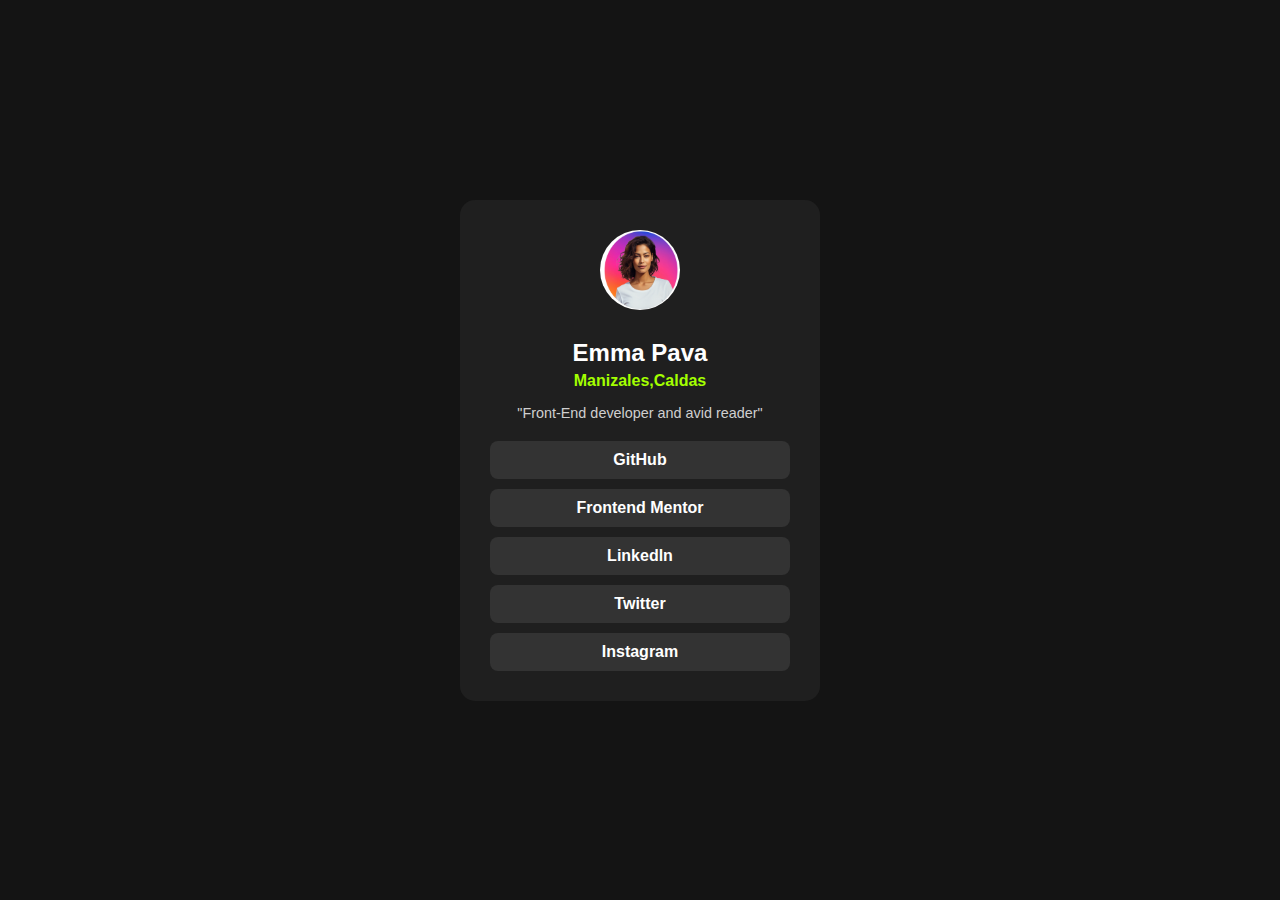
<file: Formulario1/index.html>
<!DOCTYPE html>
<html lang="en">
<head>
    <meta charset="UTF-8">
    <meta name="viewport" content="width=device-width, initial-scale=1.0">
    <title>Profile Card</title>
    <link rel="stylesheet" href="style.css">
</head>
<body>
    <div class="card">
    <img src="/Formulario1/images/Imagen de Perfil ok.png" alt="Foto de perfil">
    <h2>Emma Pava</h2>
    <p class="location">Manizales,Caldas</p>
    <p class="bio">"Front-End developer and avid reader"</p>
   <div class="links">
   <a href="#">GitHub</a>
   <a href="#">Frontend Mentor</a>
   <a href="#">Linkedln</a>
   <a href="#">Twitter</a>
   <a href="#">Instagram</a>
   </div>

    </div>
</body>
</html>
</file>
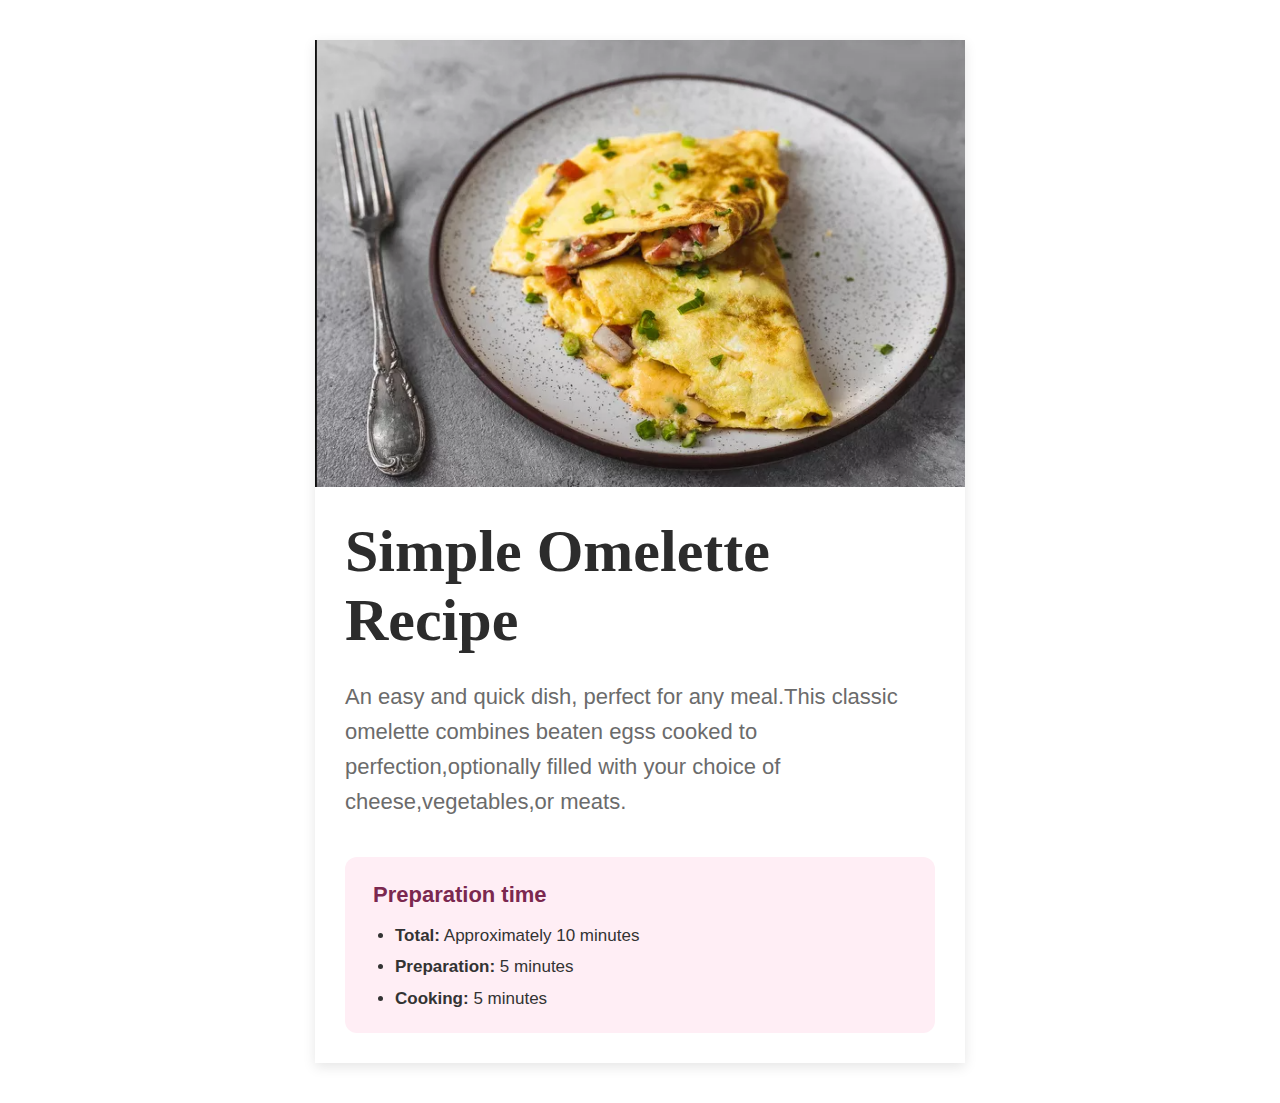
<file: Formulario2/index.html>
<!DOCTYPE html>
<html lang="en">
<head>
    <meta charset="UTF-8">
    <meta name="viewport" content="width=device-width, initial-scale=1.0">
    <title>Brunch</title>
    <link rel="stylesheet" href="styles.css">
</head>
<body>
    <div class="card">
     <img src="/Formulario2/images/omelette.png" alt="foto de Brunch">
     <div class="card-content">
     <h1>Simple Omelette Recipe</h1>
     <p>
    An easy and quick dish, perfect for any meal.This classic omelette combines beaten egss cooked to perfection,optionally filled with your choice of cheese,vegetables,or meats.
     </p>

     <div class="prep-time">
      <h2>Preparation time</h2>
      <ul>
        <li><strong>Total:</strong> Approximately 10 minutes</li>
        <li><strong>Preparation:</strong> 5 minutes</li>
        <li><strong>Cooking:</strong> 5 minutes</li>
      </ul>
     </div>
     </div>
    </div>
    
</body>

</html>
</file>
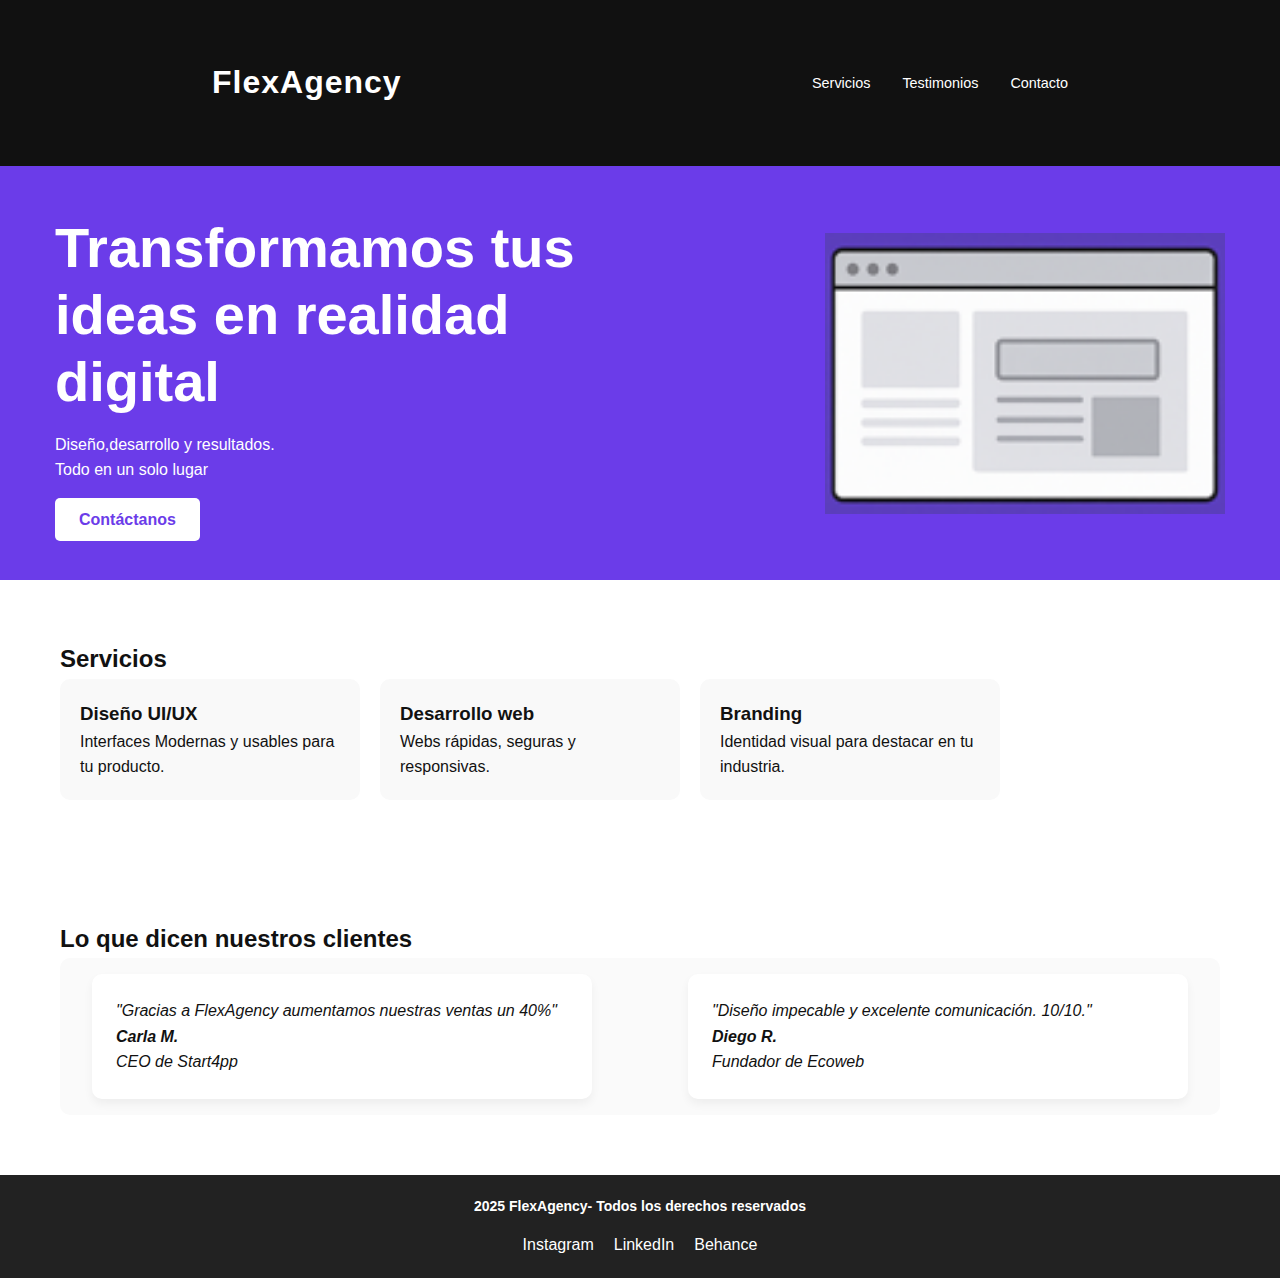
<file: Formulario5/index.html>
<!DOCTYPE html>
<html lang="en">
<head>
    <meta charset="UTF-8">
    <meta name="viewport" content="width=device-width, initial-scale=1.0">
    <title>FlexAgency</title>
    <link rel="stylesheet" href="/Formulario5/style.css">
</head>
<body>
   <header>
    <div class="container">
        <div class="header-container">
    <h3 class="logo">FlexAgency</h3>
    <nav>
        <ul>
            <li><a href="#servicios">Servicios</a></li>
            <li><a href="#testimonios">Testimonios</a></li>
            <li><a href="#contacto">Contacto</a></li>
        </ul>
    </nav>
    </div>
    </div>
   </header> 

   <main>
    <section class="hero">
    <div class="container hero-container">
        <div class="presentation">
        <h1>Transformamos tus ideas en realidad digital</h1>
        <p>Diseño,desarrollo y resultados.<br>Todo en un solo lugar</p>
        <a href="#Contacto" class="btn">Contáctanos</a>
    </div>
   
    <div class="imagen">
     <img src="/Formulario5/images/imagen-01.png" alt="imagen servicios digitales">
    </div>
    </div>
</section>

<section class="services" id="servicios">
  <div class="container">  
<h2>Servicios</h2>  
<div class="tarjetas">
<div class="tarjeta">
  <h3>Diseño UI/UX</h3> 
  <p>Interfaces Modernas y usables para tu producto.</p> 
</div>

<div class="tarjeta">
<h3>Desarrollo web</h3>
<p>Webs rápidas, seguras y responsivas.</p>
</div>

<div class="tarjeta">
<h3>Branding</h3>
<p>Identidad visual para destacar en tu industria.</p>
</div>
</div>
</div>
</section>

<section class="testimonials" id="testimonios">
<div class="container">
<h2>Lo que dicen nuestros clientes</h2>


<div class="testimonios-container">
<div class="testimonio">
<p>"Gracias a FlexAgency aumentamos nuestras ventas un 40%"<br>
<strong>Carla M.</strong><br>
CEO de Start4pp</p>
</div>

<div class="testimonio">
<p>"Diseño impecable y excelente comunicación. 10/10."<br>
    <strong>Diego R.</strong><br>
    Fundador de Ecoweb</p>
</div>
</div>
</div>
</section>
</main>

<footer>
    <div class="container footer-container">
    <h5>2025 FlexAgency- Todos los derechos reservados</h5>
    <ul>
        <li><a href="#">Instagram</a></li>
        <li><a href="#">LinkedIn</a></li>
        <li><a href="#">Behance</a></li>
    </ul>
    </div>
</footer>
</body>
</html>
</file>
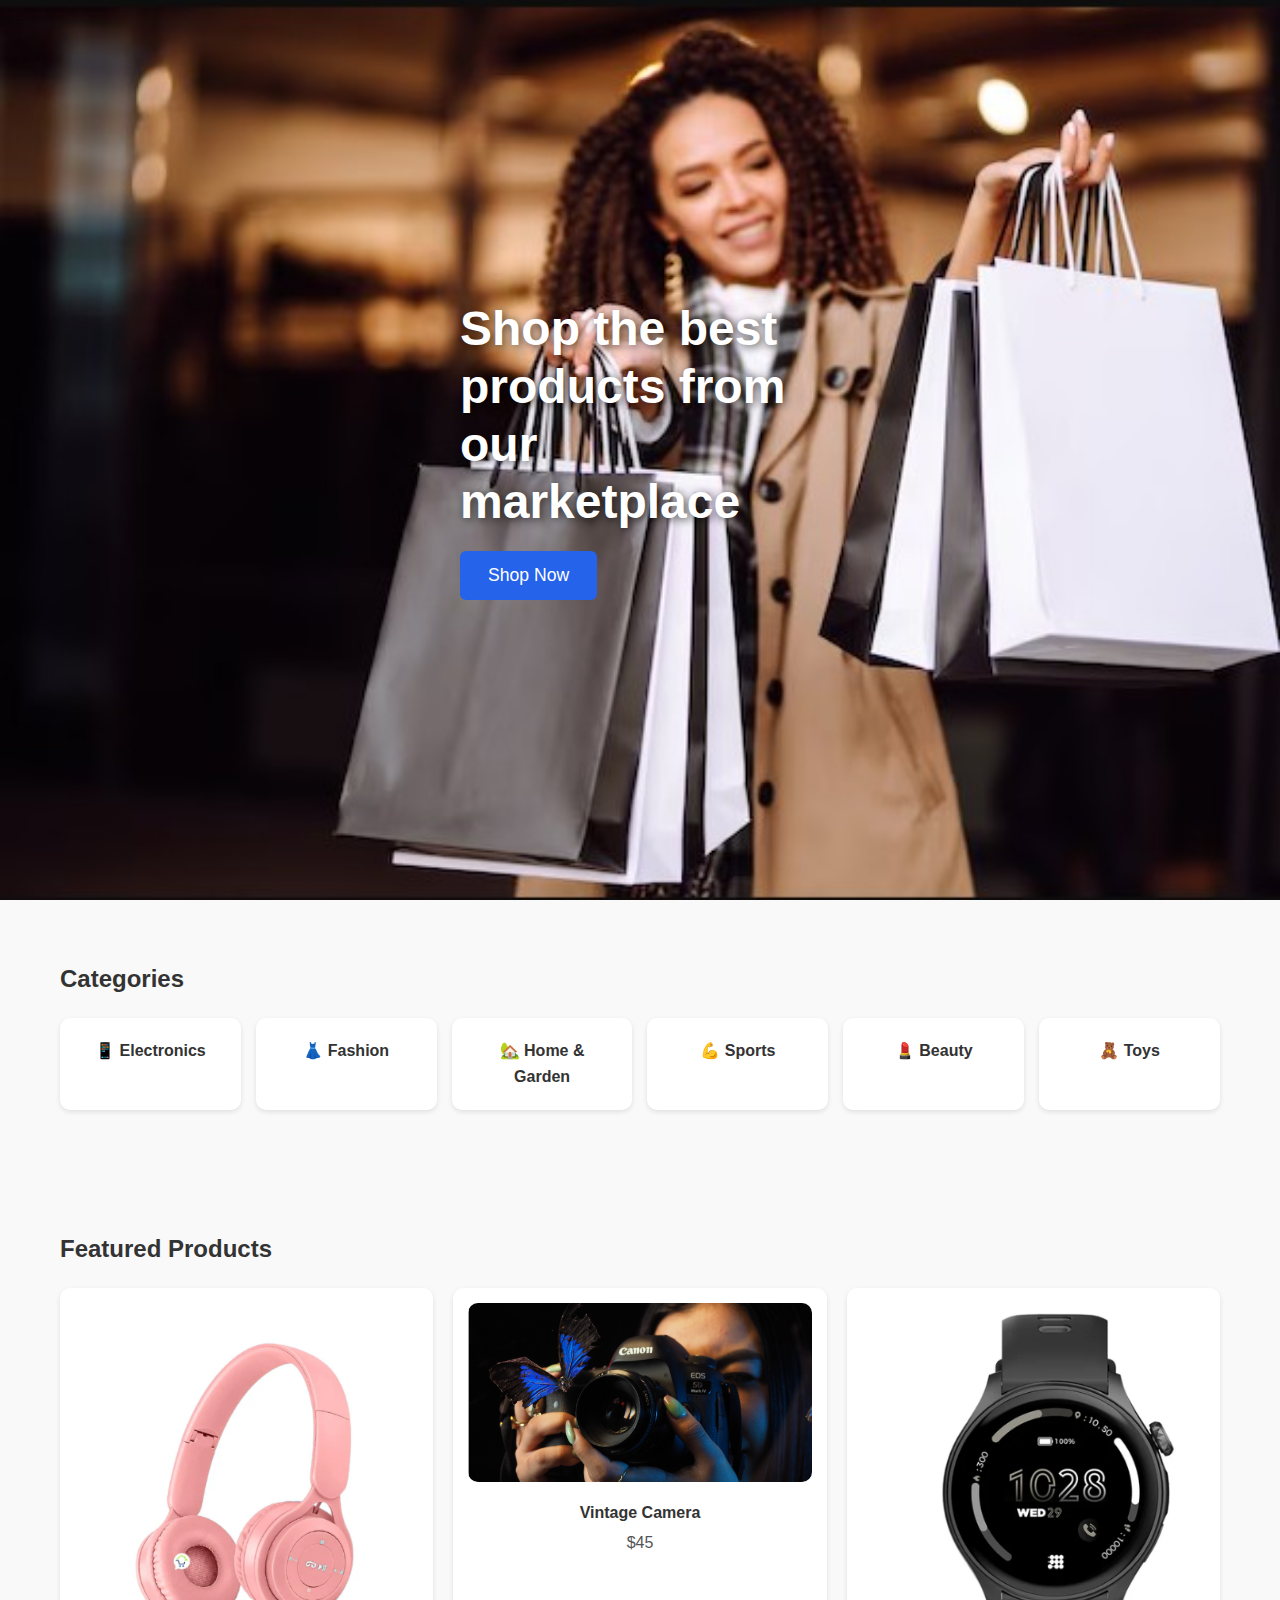
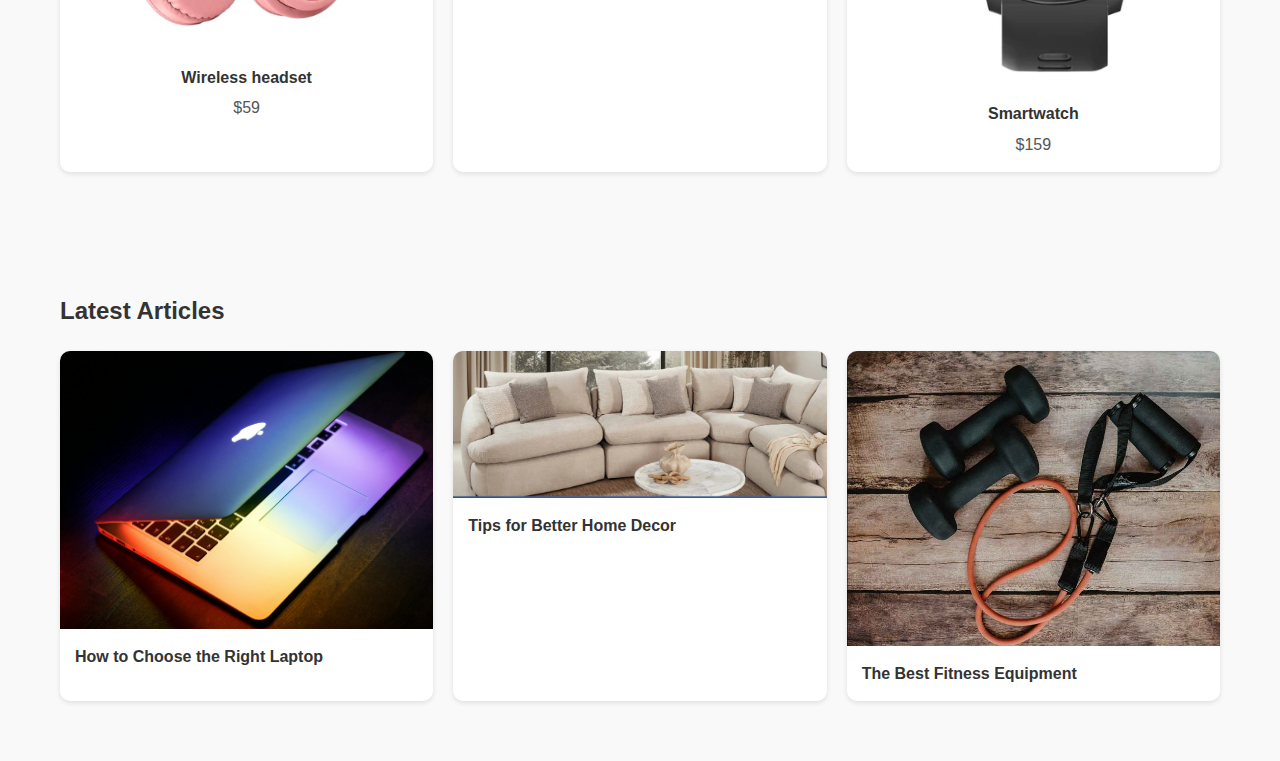
<file: Formulario6/index.html>
<!DOCTYPE html>
<html lang="en">
<head>
    <meta charset="UTF-8">
    <meta name="viewport" content="width=device-width, initial-scale=1.0">
    <title>Marketplace</title>
      <link rel="stylesheet" href="/Formulario6/styles.css">
</head>
<body>
    <header class="hero">
    <div class="container hero-content">
    <h1>Shop the best products from our marketplace</h1>
    <button class="btn">Shop Now</button>
    </div>
    </header>

    <section class="categories">
    <div class="container">
     <h2>Categories</h2>
     <div class="categories-grid">
     <div class="category">📱 Electronics</div>
        <div class="category">👗 Fashion</div>
        <div class="category">🏡 Home & Garden</div>
        <div class="category">💪 Sports</div>
        <div class="category">💄 Beauty</div>
        <div class="category">🧸 Toys</div>
     </div>
    </div>
    </section>

    <section class="products">
    <div class="container">
     <h2>Featured Products</h2>
     <div class="products-grid">
      <div class="product">
      <img src="/Formulario6/images/Audifonos.png" alt="audifonos">
      <p>Wireless headset</p>
      <span>$59</span>
      </div>
      
      <div class="product">
       <img src="/Formulario6/images/camara .png" alt="camara">
       <p>Vintage Camera</p>
       <span>$45</span>
      </div>

      <div class="product">
      <img src="/Formulario6/images/Reloj.png" alt="smartWatch">
      <p>Smartwatch</p>
      <span>$159</span>
      </div>
     </div>
    </div>
    </section>

    <section class="articles">
    <div class="container">
     <h2>Latest Articles</h2>
     <div class="articles-grid">
     <div class="article">
    <img src="/Formulario6/images/Lapto.png" alt="Lapton">
    <p>How to Choose the Right Laptop</p>
     </div>
 <div class="article">
    <img src="/Formulario6/images/muebles-sala.png" alt="Home Decor">
    <p>Tips for Better Home Decor</p>
     </div>
    
     <div class="article">
    <img src="/Formulario6/images/elemtos-gym.jpg" alt="Fitness">
    <p>The Best Fitness Equipment</p>
     </div>
     </div>
    </div>
    </section>
</body>
</html>
</file>
<file: Formulario1/style.css>
/* Estilos Generales  */
body{
    margin:0;
    height: 100vh;
    display: flex;
    justify-content: center;
    align-items: center;
    background-color: #141414;
    font-family: Arial, sans-serif;
}
/* tarjeta */
.card{
    background-color: #1f1f1f;
    border-radius: 15px;
    padding:30px; 
    text-align: center; 
    width: 300px;
    color: white; 

}

/* Imagen de Perfil */

.card img{
width: 80px;
height: 80px;
border-radius: 50%;
margin-bottom: 15px;
}

/* nombre */
.card h2{
    margin:10px 0 5px
}

/* ubicación */
.card p.location{
    color:#a3ff00;
    font-weight: bold;
    margin:0 0 15px
}

/* Bio */
.card p.bio{
 font-size: 0.9rem;
 color:#cfcfcf;
 margin-bottom: 20px;
}

/* links */
.card .links{
    display: flex;
    flex-direction: column;
    gap: 10px;
}

.card .links a{
    background-color: #333;
    color:white;
    text-decoration: none;
    padding: 10px;
    border-radius: 8px;
    font-weight: bold;
    transition: background 0.35s;
}

.card .links a:hover{
 background-color: #555;
}

@media (max-width: 480px) {
  .card {
    width: 90%; 
}
}
</file>
<file: Formulario5/style.css>
*{
    margin: 0;
    padding: 0;
    box-sizing: border-box;
}



body{
    font-family: Arial, Helvetica, sans-serif;
    line-height: 1.6;
    color:#111;
    background: #fff;
}

.container {
  max-width: 1200px;
  margin: 0 auto;
  padding: 0 20px;
}

.header-container {
  display: flex;
  justify-content: space-between;
  align-items: center;
  height: 70px;
}


header{
    background-color: #111;
    color: white;
    padding: 3rem 15%;

    
}

header .logo{
    font-size:2rem;
    font-weight:900;
    letter-spacing: 1px;
    color:#fff
}

header nav ul {
    list-style: none;
    display: flex;
    gap: 2rem;
}

header nav ul li a {
    color:#fff;
    text-decoration: none;
    font-size: 0.9rem;
}
.hero {
    background-color: #6b3ce9;
    color: white;
    padding: 3rem 0;
}

.hero-container {
    display: flex;
    justify-content: space-between;
    align-items: center;
    gap: 2rem;
    max-width: 1200px;
    margin: 0 auto;
    padding: 0 15px;
}

.presentation {
    flex: 1;
    text-align: left;
}

.presentation h1 {
    font-size: 3.5rem;
    margin-bottom: 1rem;
     line-height: 1.2; 
}

.presentation p {
    margin-bottom: 1.5rem;
}


.btn {
    background-color: white;
    color: #6b3ce9;
    padding: 0.8rem 1.5rem;
    border-radius: 5px;
    text-decoration: none;
    font-weight: bold;
}

.hero .btn:hover {
    background: #ddd;
}


.imagen {
    flex: 1;
    display: flex;
    justify-content: flex-end;
    align-items: center;
}

.imagen img {
    max-width: 400px;
    width: 100%;
    height: auto;
}

/* Servicios */

.services,
.testimonials{
    padding: 60px 0;
    text-align: #fff;
}

.services h2
.testimonials h2{
    text-align: left;
    margin-bottom: 2rem;
    font-size: 2rem;
    color:#333;
}

.tarjetas {
    display: flex;
    flex-wrap: wrap;
    gap: 20px;
}

.tarjeta{
    
    max-width: 300px;
    background: #f9f9f9;
    padding: 20px;
    border-radius: 10px;
    text-align: left;
}

.tarjeta::hover{
    transform: translateY(-5px);
    box-shadow: 0 5px 15px rgba(0, 0,0 ,0.1);
}

/* Testimonios */

.testimonios-container{
    display: flex;
    justify-content: space-around;
    gap: 2rem;
    flex-wrap: wrap;
    background: #fafafa;
    border-radius: 10px;
}


.testimonio {
    flex:1;
    max-width: 280px;
    max-width: 500px;
    margin: 1rem auto;
    padding: 1.5rem;
    background: #fff;
    border-radius: 10px;
    box-shadow: 0 5px 10px rgba(0, 0,0, 0.05);
    font-style: italic;
}

footer{
    background: #222;
    color:#fff;
    padding: 20px 10%;
    text-align: center;
}


footer h5{
    margin-bottom: 15px;
    font-size: 14px;
}

footer ul {
list-style: none;
display: flex;
justify-content: center;
gap: 20px;
padding: 0;
}

footer ul li a {
    color: #fff;
    text-decoration: none;
    
}

footer ul li a:hover{
    color: #19a2ae;

}
</file>
<file: Formulario6/styles.css>
*{
    margin: 0;
    padding: 0;
    box-sizing: border-box;
    font-family: Arial, sans-serif;
}

body{
    background: #f9f9f9;
    color: #333;
    line-height: 1.6;
}

.container {
    max-width: 1200px;
    margin: 0 auto;
    padding: 0 20px;
}

.hero {
  height: 100vh;
  background: url("/Formulario6/images/Mujer-compras.jpg") no-repeat center center/cover;
  display: flex;
  align-items: center;
  color: white;
  
}

.hero-content {
max-width: 400px;
}

.hero h1{
    font-size: 3rem;
    margin-bottom: 20px;
    line-height: 1.2;
    text-shadow: 2px 2px 10px rgba(0,0,0,0.7);
}

.btn {
  padding: 14px 28px;
  border: none;
  background: #2563eb;
  color: white;
  font-size: 1.1rem;
  border-radius: 6px;
  cursor: pointer;
}

/* categorias */
.categories {
  padding: 60px 0;
}

.categories h2 {
  margin-bottom: 20px;
}

.categories-grid {
  display: grid;
  grid-template-columns: repeat(auto-fit, minmax(160px, 1fr));
  gap: 15px;
}



.category {
  background: white;
  padding: 20px;
  text-align: center;
  border-radius: 10px;
  font-weight: bold;
  box-shadow: 0 2px 5px rgba(0,0,0,0.1);
  cursor: pointer;
  transition: transform 0.2s;
}

.category:hover {
  transform: scale(1.05);
}

.products {
  padding: 60px 0;
}

.products h2 {
  margin-bottom: 20px;
}

.products-grid {
  display: grid;
  grid-template-columns: repeat(auto-fit, minmax(180px, 1fr));
  gap: 20px;
}

.product {
  background: white;
  padding: 15px;
  border-radius: 10px;
  text-align: center;
  box-shadow: 0 2px 5px rgba(0,0,0,0.1);
}

.product img {
  width: 100%;
  border-radius: 10px;
}

.product p {
  font-weight: bold;
  margin-top: 10px;
}

.product span {
  display: block;
  margin-top: 5px;
  color: #555;
}

.articles {
  padding: 60px 0;
}

.articles h2 {
  margin-bottom: 20px;
}

.articles-grid {
  display: grid;
  grid-template-columns: repeat(auto-fit, minmax(240px, 1fr));
  gap: 20px;
}

.article {
  background: white;
  border-radius: 10px;
  box-shadow: 0 2px 5px rgba(0,0,0,0.1);
  overflow: hidden;
}

.article img {
  width: 100%;
  height: auto;
  display: block;
}

.article p {
  padding: 15px;
  font-weight: bold;
}
</file>
<file: Formulario2/styles.css>
/*! normalize.css v8.0.1 | MIT License | github.com/necolas/normalize.css */

/* Document
   ========================================================================== */

/**
 * 1. Correct the line height in all browsers.
 * 2. Prevent adjustments of font size after orientation changes in iOS.
 */

html {
  line-height: 1.15; /* 1 */
  -webkit-text-size-adjust: 100%; /* 2 */
}

/* Sections
   ========================================================================== */

/**
 * Remove the margin in all browsers.
 */

body {
  margin: 0;
}

/**
 * Render the `main` element consistently in IE.
 */

main {
  display: block;
}

/**
 * Correct the font size and margin on `h1` elements within `section` and
 * `article` contexts in Chrome, Firefox, and Safari.
 */

h1 {
  font-size: 2em;
  margin: 0.67em 0;
}

/* Grouping content
   ========================================================================== */

/**
 * 1. Add the correct box sizing in Firefox.
 * 2. Show the overflow in Edge and IE.
 */

hr {
  box-sizing: content-box; /* 1 */
  height: 0; /* 1 */
  overflow: visible; /* 2 */
}

/**
 * 1. Correct the inheritance and scaling of font size in all browsers.
 * 2. Correct the odd `em` font sizing in all browsers.
 */

pre {
  font-family: monospace, monospace; /* 1 */
  font-size: 1em; /* 2 */
}

/* Text-level semantics
   ========================================================================== */

/**
 * Remove the gray background on active links in IE 10.
 */

a {
  background-color: transparent;
}

/**
 * 1. Remove the bottom border in Chrome 57-
 * 2. Add the correct text decoration in Chrome, Edge, IE, Opera, and Safari.
 */

abbr[title] {
  border-bottom: none; /* 1 */
  text-decoration: underline; /* 2 */
  text-decoration: underline dotted; /* 2 */
}

/**
 * Add the correct font weight in Chrome, Edge, and Safari.
 */

b,
strong {
  font-weight: bolder;
}

/**
 * 1. Correct the inheritance and scaling of font size in all browsers.
 * 2. Correct the odd `em` font sizing in all browsers.
 */

code,
kbd,
samp {
  font-family: monospace, monospace; /* 1 */
  font-size: 1em; /* 2 */
}

/**
 * Add the correct font size in all browsers.
 */

small {
  font-size: 80%;
}

/**
 * Prevent `sub` and `sup` elements from affecting the line height in
 * all browsers.
 */

sub,
sup {
  font-size: 75%;
  line-height: 0;
  position: relative;
  vertical-align: baseline;
}

sub {
  bottom: -0.25em;
}

sup {
  top: -0.5em;
}

/* Embedded content
   ========================================================================== */

/**
 * Remove the border on images inside links in IE 10.
 */

img {
  border-style: none;
}

/* Forms
   ========================================================================== */

/**
 * 1. Change the font styles in all browsers.
 * 2. Remove the margin in Firefox and Safari.
 */

button,
input,
optgroup,
select,
textarea {
  font-family: inherit; /* 1 */
  font-size: 100%; /* 1 */
  line-height: 1.15; /* 1 */
  margin: 0; /* 2 */
}

/**
 * Show the overflow in IE.
 * 1. Show the overflow in Edge.
 */

button,
input { /* 1 */
  overflow: visible;
}

/**
 * Remove the inheritance of text transform in Edge, Firefox, and IE.
 * 1. Remove the inheritance of text transform in Firefox.
 */

button,
select { /* 1 */
  text-transform: none;
}

/**
 * Correct the inability to style clickable types in iOS and Safari.
 */

button,
[type="button"],
[type="reset"],
[type="submit"] {
  -webkit-appearance: button;
}

/**
 * Remove the inner border and padding in Firefox.
 */

button::-moz-focus-inner,
[type="button"]::-moz-focus-inner,
[type="reset"]::-moz-focus-inner,
[type="submit"]::-moz-focus-inner {
  border-style: none;
  padding: 0;
}

/**
 * Restore the focus styles unset by the previous rule.
 */

button:-moz-focusring,
[type="button"]:-moz-focusring,
[type="reset"]:-moz-focusring,
[type="submit"]:-moz-focusring {
  outline: 1px dotted ButtonText;
}

/**
 * Correct the padding in Firefox.
 */

fieldset {
  padding: 0.35em 0.75em 0.625em;
}

/**
 * 1. Correct the text wrapping in Edge and IE.
 * 2. Correct the color inheritance from `fieldset` elements in IE.
 * 3. Remove the padding so developers are not caught out when they zero out
 *    `fieldset` elements in all browsers.
 */

legend {
  box-sizing: border-box; /* 1 */
  color: inherit; /* 2 */
  display: table; /* 1 */
  max-width: 100%; /* 1 */
  padding: 0; /* 3 */
  white-space: normal; /* 1 */
}

/**
 * Add the correct vertical alignment in Chrome, Firefox, and Opera.
 */

progress {
  vertical-align: baseline;
}

/**
 * Remove the default vertical scrollbar in IE 10+.
 */

textarea {
  overflow: auto;
}

/**
 * 1. Add the correct box sizing in IE 10.
 * 2. Remove the padding in IE 10.
 */

[type="checkbox"],
[type="radio"] {
  box-sizing: border-box; /* 1 */
  padding: 0; /* 2 */
}

/**
 * Correct the cursor style of increment and decrement buttons in Chrome.
 */

[type="number"]::-webkit-inner-spin-button,
[type="number"]::-webkit-outer-spin-button {
  height: auto;
}

/**
 * 1. Correct the odd appearance in Chrome and Safari.
 * 2. Correct the outline style in Safari.
 */

[type="search"] {
  -webkit-appearance: textfield; /* 1 */
  outline-offset: -2px; /* 2 */
}

/**
 * Remove the inner padding in Chrome and Safari on macOS.
 */

[type="search"]::-webkit-search-decoration {
  -webkit-appearance: none;
}

/**
 * 1. Correct the inability to style clickable types in iOS and Safari.
 * 2. Change font properties to `inherit` in Safari.
 */

::-webkit-file-upload-button {
  -webkit-appearance: button; /* 1 */
  font: inherit; /* 2 */
}

/* Interactive
   ========================================================================== */

/*
 * Add the correct display in Edge, IE 10+, and Firefox.
 */

details {
  display: block;
}

/*
 * Add the correct display in all browsers.
 */

summary {
  display: list-item;
}

/* Misc
   ========================================================================== */

/**
 * Add the correct display in IE 10+.
 */

template {
  display: none;
}

/**
 * Add the correct display in IE 10.
 */

[hidden] {
  display: none;
}
/* este es el contenedor principal */
.card{
    max-width: 650px;
    width: 100%;
    background: white;
    /* border-radius: 12px; */
    box-shadow: 0 4px 12px rgba(0, 0, 0, 0.1);
    margin:40px auto;
    overflow: hidden;
}

/* esta es la imgen superior*/
.card img{
    width: 100%;
    height: auto;
    display: block;
}


/* Contenido de la tarjeta */
.card-content{
    display:flex;
    flex-direction: column ; 
    padding: 30px;
    gap: 16px;
}

/* El titulo principal */
.card-content h1 {
font-family:'Young Serif', serif;
font-size: 60px;
font-weight: 700;
color:#2c2c2c;
margin: 0 0 8px 0;
}

/* Texto del parrafo  */
.card-content p{
  font-family: 'Outfit', sans-serif; 
  font-size: 22px;
  line-height: 1.6;
  color: #6b6b6b; 
  margin-top: 0;
}


/* bloque de preparación */

.prep-time{
    background: #ffeef5;
    border-radius: 12px;
    padding:25px 28px;
}

.prep-time h2{
font-family: 'Outfit', sans-serif;
font-size: 22px;
font-weight: 700;
color:#7b284f;
margin:0 0 18px 0;

}

/* lista del bloque */
.prep-time ul{
    margin: 0;
    padding-left: 22px;
}

.prep-time li{
    font-family: 'Outfit', sans-serif;
    font-size: 17px;
    margin-bottom: 12px;
    color:#333
     
}

.prep-time li:last-child{
    margin-bottom: 0;
}

@media (max-width: 768px) {
  .card-content h1 {
    font-size: 40px; /* más pequeño en tablets */
  }

  .card-content p {
    font-size: 18px;
  }

  .prep-time h2 {
    font-size: 20px;
  }
}

@media (max-width: 480px) {
  .card {
    margin: 20px; /* menos espacio en celulares */
  }

  .card-content {
    padding: 20px;
  }

  .card-content h1 {
    font-size: 28px; /* más pequeño en móviles */
  }

  .card-content p {
    font-size: 16px;
  }

  .prep-time {
    padding: 18px 20px;
  }
}
</file>
